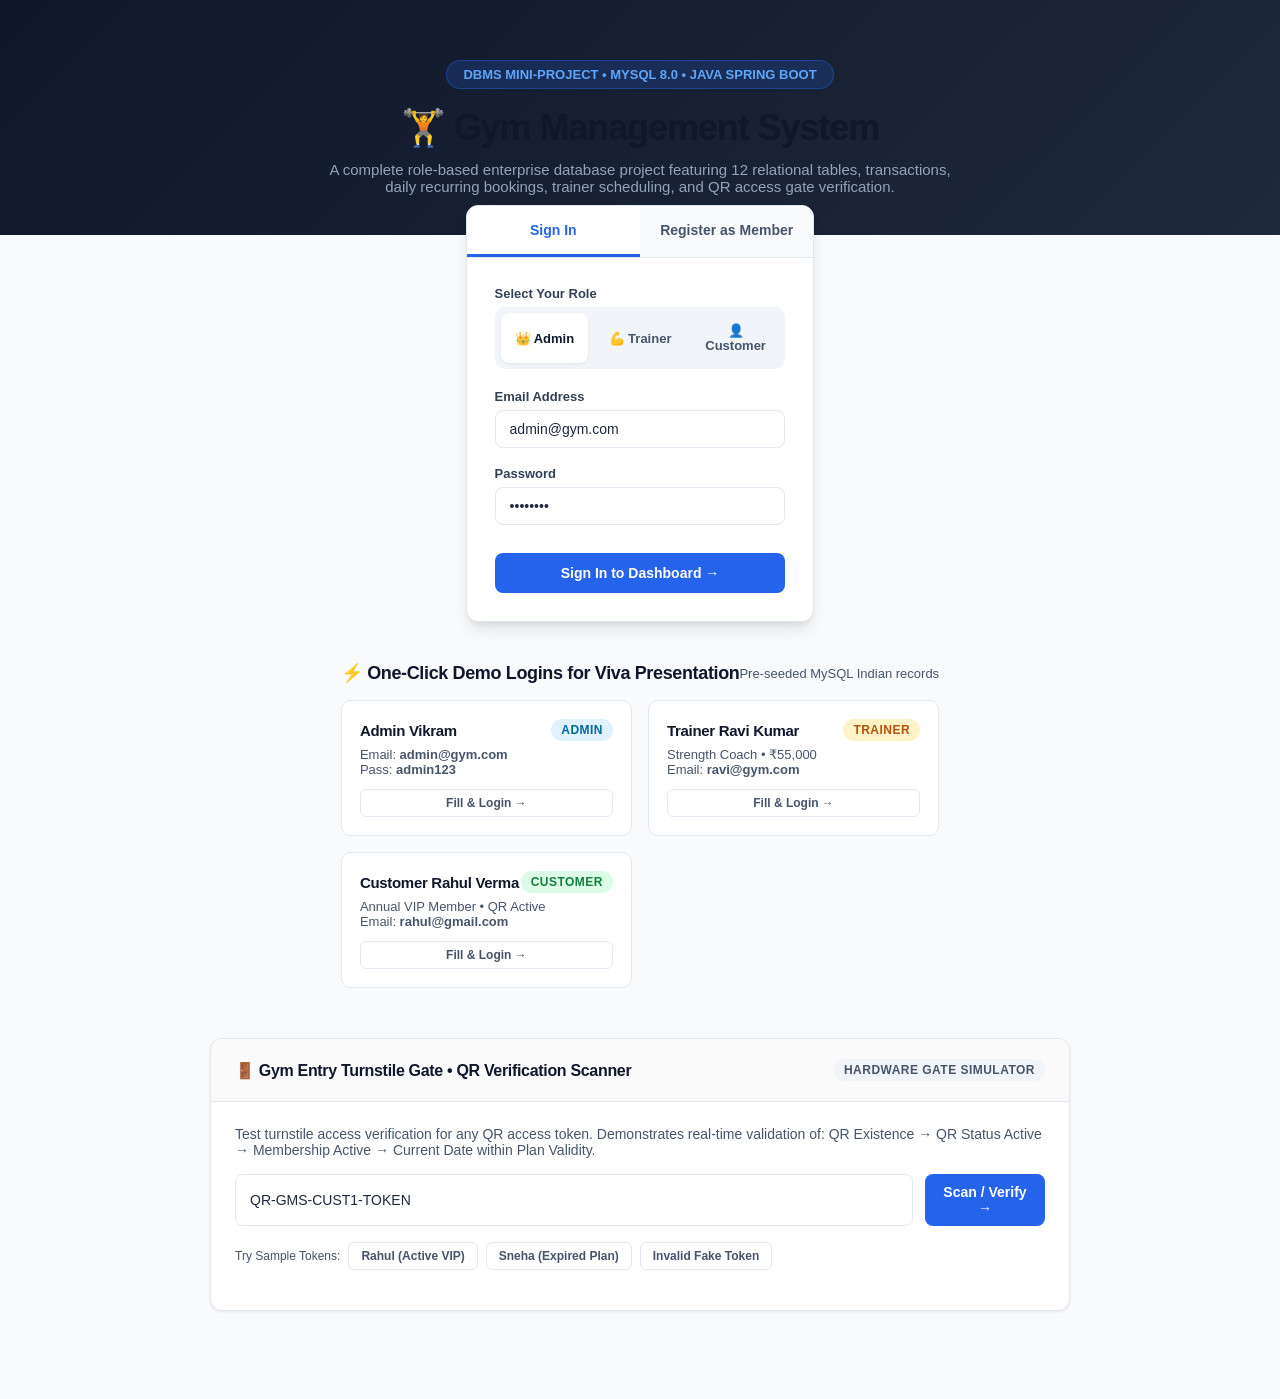
<file: gym-management-system/frontend/index.html>
<!DOCTYPE html>
<html lang="en">
<head>
    <meta charset="UTF-8">
    <meta name="viewport" content="width=device-width, initial-scale=1.0">
    <title>Gym Management System - DBMS Mini-Project</title>
    <link rel="stylesheet" href="css/style.css">
    <style>
        .landing-hero {
            background: linear-gradient(135deg, #0f172a 0%, #1e293b 100%);
            color: white;
            padding: 60px 20px 40px;
            text-align: center;
        }
        .hero-title {
            font-size: 36px;
            font-weight: 800;
            margin-bottom: 12px;
            letter-spacing: -0.03em;
        }
        .hero-badge {
            display: inline-block;
            background: rgba(37, 99, 235, 0.2);
            border: 1px solid rgba(37, 99, 235, 0.4);
            color: #60a5fa;
            padding: 6px 16px;
            border-radius: 9999px;
            font-size: 13px;
            font-weight: 600;
            margin-bottom: 18px;
            text-transform: uppercase;
        }
        .auth-container {
            max-width: 480px;
            margin: -30px auto 40px;
            background: white;
            border-radius: var(--radius);
            box-shadow: var(--shadow-lg);
            border: 1px solid var(--slate-border);
            overflow: hidden;
        }
        .auth-tabs {
            display: flex;
            background: #f8fafc;
            border-bottom: 1px solid var(--slate-border);
        }
        .auth-tab {
            flex: 1;
            padding: 16px;
            text-align: center;
            font-weight: 600;
            font-size: 14px;
            color: var(--slate);
            cursor: pointer;
            transition: var(--transition);
        }
        .auth-tab.active {
            background: white;
            color: var(--primary);
            border-bottom: 3px solid var(--primary);
        }
        .role-selector {
            display: flex;
            gap: 8px;
            margin-bottom: 20px;
            background: #f1f5f9;
            padding: 6px;
            border-radius: 10px;
        }
        .role-btn {
            flex: 1;
            padding: 10px;
            border: none;
            background: transparent;
            border-radius: 8px;
            font-size: 13px;
            font-weight: 600;
            color: var(--slate);
            cursor: pointer;
            transition: var(--transition);
        }
        .role-btn.active {
            background: white;
            color: var(--dark);
            box-shadow: var(--shadow-sm);
        }
        .quick-demo-box {
            max-width: 900px;
            margin: 0 auto 50px;
            padding: 0 20px;
        }
        .demo-roles-grid {
            display: grid;
            grid-template-columns: repeat(auto-fit, minmax(260px, 1fr));
            gap: 16px;
            margin-top: 16px;
        }
        .demo-card {
            background: white;
            border: 1px solid var(--slate-border);
            border-radius: 10px;
            padding: 18px;
            text-align: left;
            transition: var(--transition);
        }
        .demo-card:hover {
            border-color: var(--primary);
            box-shadow: var(--shadow-md);
        }
        .demo-card h4 {
            font-size: 15px;
            margin-bottom: 6px;
            display: flex;
            align-items: center;
            justify-content: space-between;
        }
        .demo-card p {
            font-size: 13px;
            color: var(--slate);
            margin-bottom: 12px;
        }
    </style>
</head>
<body>

    <!-- Landing Banner -->
    <div class="landing-hero">
        <span class="hero-badge">DBMS Mini-Project &bull; MySQL 8.0 &bull; Java Spring Boot</span>
        <h1 class="hero-title">&#127947;&#65039; Gym Management System</h1>
        <p style="color: #94a3b8; max-width: 650px; margin: 0 auto; font-size: 15px;">
            A complete role-based enterprise database project featuring 12 relational tables, transactions, daily recurring bookings, trainer scheduling, and QR access gate verification.
        </p>
    </div>

    <!-- Login / Registration Card -->
    <div class="auth-container">
        <div class="auth-tabs">
            <div class="auth-tab active" onclick="switchAuthTab('login')">Sign In</div>
            <div class="auth-tab" onclick="switchAuthTab('register')">Register as Member</div>
        </div>

        <div style="padding: 28px;">
            <!-- LOGIN FORM -->
            <div id="login-section">
                <label class="form-label">Select Your Role</label>
                <div class="role-selector">
                    <button type="button" class="role-btn active" id="role-admin" onclick="selectRole('ADMIN')">&#128081; Admin</button>
                    <button type="button" class="role-btn" id="role-trainer" onclick="selectRole('TRAINER')">&#128170; Trainer</button>
                    <button type="button" class="role-btn" id="role-customer" onclick="selectRole('CUSTOMER')">&#128100; Customer</button>
                </div>

                <form id="loginForm" onsubmit="handleLogin(event)">
                    <div class="form-group">
                        <label class="form-label">Email Address</label>
                        <input type="email" id="loginEmail" class="form-control" placeholder="admin@gym.com" required value="admin@gym.com">
                    </div>
                    <div class="form-group">
                        <label class="form-label">Password</label>
                        <input type="password" id="loginPassword" class="form-control" placeholder="••••••••" required value="admin123">
                    </div>
                    <button type="submit" class="btn btn-primary" style="width: 100%; margin-top: 10px; padding: 12px;">
                        Sign In to Dashboard &rarr;
                    </button>
                </form>
            </div>

            <!-- REGISTRATION FORM -->
            <div id="register-section" style="display: none;">
                <form id="registerForm" onsubmit="handleRegister(event)">
                    <div class="form-group">
                        <label class="form-label">Full Name</label>
                        <input type="text" id="regName" class="form-control" placeholder="e.g. Ramesh Chandra" required>
                    </div>
                    <div class="form-group">
                        <label class="form-label">Email Address</label>
                        <input type="email" id="regEmail" class="form-control" placeholder="ramesh@gmail.com" required>
                    </div>
                    <div class="form-group">
                        <label class="form-label">Password</label>
                        <input type="password" id="regPassword" class="form-control" placeholder="Create a secure password" required>
                    </div>
                    <div class="form-group">
                        <label class="form-label">Phone Number</label>
                        <input type="tel" id="regPhone" class="form-control" placeholder="9876543210" required>
                    </div>
                    <div class="form-group">
                        <label class="form-label">Address</label>
                        <input type="text" id="regAddress" class="form-control" placeholder="Street, Locality, City" required>
                    </div>
                    <button type="submit" class="btn btn-success" style="width: 100%; margin-top: 10px; padding: 12px;">
                        Complete Registration &rarr;
                    </button>
                </form>
            </div>
        </div>
    </div>

    <!-- Quick Demo Accounts for College Evaluation Viva -->
    <div class="quick-demo-box">
        <div style="display: flex; align-items: center; justify-content: space-between;">
            <h3 style="font-size: 18px;">&#9889; One-Click Demo Logins for Viva Presentation</h3>
            <span style="font-size: 13px; color: var(--slate);">Pre-seeded MySQL Indian records</span>
        </div>
        <div class="demo-roles-grid">
            <div class="demo-card">
                <h4>Admin Vikram <span class="badge badge-info">Admin</span></h4>
                <p>Email: <b>admin@gym.com</b><br>Pass: <b>admin123</b></p>
                <button class="btn btn-sm btn-outline" style="width:100%" onclick="quickFill('admin@gym.com', 'admin123', 'ADMIN')">
                    Fill &amp; Login &rarr;
                </button>
            </div>
            <div class="demo-card">
                <h4>Trainer Ravi Kumar <span class="badge badge-warning">Trainer</span></h4>
                <p>Strength Coach &bull; &#8377;55,000<br>Email: <b>ravi@gym.com</b></p>
                <button class="btn btn-sm btn-outline" style="width:100%" onclick="quickFill('ravi@gym.com', 'trainer123', 'TRAINER')">
                    Fill &amp; Login &rarr;
                </button>
            </div>
            <div class="demo-card">
                <h4>Customer Rahul Verma <span class="badge badge-success">Customer</span></h4>
                <p>Annual VIP Member &bull; QR Active<br>Email: <b>rahul@gmail.com</b></p>
                <button class="btn btn-sm btn-outline" style="width:100%" onclick="quickFill('rahul@gmail.com', 'customer123', 'CUSTOMER')">
                    Fill &amp; Login &rarr;
                </button>
            </div>
        </div>
    </div>

    <!-- Live QR Entry Gate Scanner Simulator -->
    <div style="max-width: 900px; margin: 0 auto 60px; padding: 0 20px;">
        <div class="card">
            <div class="card-header">
                <h2>&#128682; Gym Entry Turnstile Gate &bull; QR Verification Scanner</h2>
                <span class="badge badge-secondary">Hardware Gate Simulator</span>
            </div>
            <div class="card-body">
                <p style="font-size: 14px; color: var(--slate); margin-bottom: 16px;">
                    Test turnstile access verification for any QR access token. Demonstrates real-time validation of: QR Existence &rarr; QR Status Active &rarr; Membership Active &rarr; Current Date within Plan Validity.
                </p>
                <div style="display: flex; gap: 12px; margin-bottom: 16px;">
                    <input type="text" id="gateScanInput" class="form-control" placeholder="Enter QR Token e.g. QR-GMS-CUST1-TOKEN" value="QR-GMS-CUST1-TOKEN">
                    <button class="btn btn-primary" onclick="simulateGateScan()">Scan / Verify &rarr;</button>
                </div>
                <div style="display: flex; gap: 8px; flex-wrap: wrap; margin-bottom: 16px;">
                    <span style="font-size: 12px; color: var(--slate); align-self: center;">Try Sample Tokens:</span>
                    <button class="btn btn-sm btn-outline" onclick="setToken('QR-GMS-CUST1-TOKEN')">Rahul (Active VIP)</button>
                    <button class="btn btn-sm btn-outline" onclick="setToken('QR-GMS-CUST6-TOKEN')">Sneha (Expired Plan)</button>
                    <button class="btn btn-sm btn-outline" onclick="setToken('INVALID-TEST-TOKEN')">Invalid Fake Token</button>
                </div>

                <div id="gateResultDisplay" class="gate-screen" style="display: none;">
                    <!-- Injected via JS -->
                </div>
            </div>
        </div>
    </div>

    <!-- Scripts -->
    <script src="js/api.js"></script>
    <script>
        let currentRole = 'ADMIN';

        function selectRole(role) {
            currentRole = role;
            document.querySelectorAll('.role-btn').forEach(b => b.classList.remove('active'));
            document.getElementById('role-' + role.toLowerCase()).classList.add('active');

            const emailInput = document.getElementById('loginEmail');
            const passInput = document.getElementById('loginPassword');

            if (role === 'ADMIN') {
                emailInput.value = 'admin@gym.com';
                passInput.value = 'admin123';
            } else if (role === 'TRAINER') {
                emailInput.value = 'ravi@gym.com';
                passInput.value = 'trainer123';
            } else {
                emailInput.value = 'rahul@gmail.com';
                passInput.value = 'customer123';
            }
        }

        function switchAuthTab(tab) {
            document.querySelectorAll('.auth-tab').forEach(t => t.classList.remove('active'));
            if (tab === 'login') {
                document.querySelectorAll('.auth-tab')[0].classList.add('active');
                document.getElementById('login-section').style.display = 'block';
                document.getElementById('register-section').style.display = 'none';
            } else {
                document.querySelectorAll('.auth-tab')[1].classList.add('active');
                document.getElementById('login-section').style.display = 'none';
                document.getElementById('register-section').style.display = 'block';
            }
        }

        function quickFill(email, pwd, role) {
            selectRole(role);
            document.getElementById('loginEmail').value = email;
            document.getElementById('loginPassword').value = pwd;
            handleLogin(new Event('submit'));
        }

        async function handleLogin(e) {
            if (e) e.preventDefault();
            const email = document.getElementById('loginEmail').value;
            const password = document.getElementById('loginPassword').value;

            try {
                const res = await GymAPI.login(email, password, currentRole);
                if (res.success) {
                    GymAPI.setUser({
                        userId: res.userId,
                        name: res.name,
                        email: res.email,
                        role: res.role
                    });
                    showToast('Login successful! Redirecting...', 'success');

                    setTimeout(() => {
                        if (res.role === 'ADMIN') window.location.href = 'admin.html';
                        else if (res.role === 'TRAINER') window.location.href = 'trainer.html';
                        else window.location.href = 'customer.html';
                    }, 600);
                }
            } catch (err) {
                showToast(err.message, 'error');
            }
        }

        async function handleRegister(e) {
            e.preventDefault();
            const name = document.getElementById('regName').value;
            const email = document.getElementById('regEmail').value;
            const password = document.getElementById('regPassword').value;
            const phone = document.getElementById('regPhone').value;
            const address = document.getElementById('regAddress').value;

            try {
                const res = await GymAPI.register(name, email, password, phone, address);
                showToast(res.message, 'success');
                switchAuthTab('login');
                selectRole('CUSTOMER');
                document.getElementById('loginEmail').value = email;
                document.getElementById('loginPassword').value = password;
            } catch (err) {
                showToast(err.message, 'error');
            }
        }

        function setToken(tok) {
            document.getElementById('gateScanInput').value = tok;
            simulateGateScan();
        }

        async function simulateGateScan() {
            const token = document.getElementById('gateScanInput').value.trim();
            const disp = document.getElementById('gateResultDisplay');
            disp.style.display = 'flex';

            try {
                const res = await GymAPI.verifyQrAccess(token);
                if (res.granted) {
                    disp.innerHTML = `
                        <div class="gate-status-text granted">&#10004; ACCESS GRANTED</div>
                        <p style="color: #6ee7b7; margin-top: 8px; font-size: 15px;">${res.message}</p>
                        <p style="color: #cbd5e1; font-size: 13px; margin-top: 4px;">
                            Member: <b>${res.customerName}</b> &bull; Plan: <b>${res.planName}</b> &bull; Valid Until: <b>${res.validUntil}</b>
                        </p>
                    `;
                } else {
                    disp.innerHTML = `
                        <div class="gate-status-text denied">&#10008; ACCESS DENIED</div>
                        <p style="color: #fca5a5; margin-top: 8px; font-size: 15px;">${res.message}</p>
                    `;
                }
            } catch (err) {
                disp.innerHTML = `
                    <div class="gate-status-text denied">&#10008; SCAN ERROR</div>
                    <p style="color: #fca5a5; margin-top: 8px;">${err.message}</p>
                `;
            }
        }
    </script>
</body>
</html>
</file>
<file: gym-management-system/frontend/css/style.css>
/* ==========================================================================
   GYM MANAGEMENT SYSTEM - MODERN RESPONSIVE STYLESHEET
   DBMS Mini-Project UI
   ========================================================================== */

:root {
    --primary: #2563eb;
    --primary-hover: #1d4ed8;
    --primary-light: #eff6ff;
    --accent: #10b981;
    --accent-hover: #059669;
    --danger: #ef4444;
    --warning: #f59e0b;
    --dark: #0f172a;
    --dark-surface: #1e293b;
    --slate: #475569;
    --slate-light: #f1f5f9;
    --slate-border: #e2e8f0;
    --white: #ffffff;
    --sidebar-width: 260px;
    --transition: all 0.25s ease-in-out;
    --shadow-sm: 0 1px 3px rgba(0,0,0,0.08);
    --shadow-md: 0 4px 6px -1px rgba(0,0,0,0.1), 0 2px 4px -2px rgba(0,0,0,0.1);
    --shadow-lg: 0 10px 15px -3px rgba(0,0,0,0.1), 0 4px 6px -4px rgba(0,0,0,0.1);
    --radius: 12px;
}

* {
    margin: 0;
    padding: 0;
    box-sizing: border-box;
    font-family: 'Segoe UI', -apple-system, BlinkMacSystemFont, Roboto, Helvetica, Arial, sans-serif;
}

body {
    background-color: #f8fafc;
    color: #1e293b;
    min-height: 100vh;
    display: flex;
    flex-direction: column;
}

/* Typography */
h1, h2, h3, h4, h5, h6 {
    font-weight: 700;
    color: var(--dark);
    letter-spacing: -0.02em;
}

a {
    text-decoration: none;
    color: inherit;
}

/* App Layout */
.app-container {
    display: flex;
    min-height: 100vh;
}

/* Sidebar Navigation */
.sidebar {
    width: var(--sidebar-width);
    background: linear-gradient(180deg, #0f172a 0%, #1e293b 100%);
    color: #f8fafc;
    display: flex;
    flex-direction: column;
    position: fixed;
    top: 0;
    bottom: 0;
    left: 0;
    z-index: 100;
    box-shadow: 4px 0 10px rgba(0,0,0,0.05);
}

.sidebar-header {
    padding: 24px 20px;
    display: flex;
    align-items: center;
    gap: 12px;
    border-bottom: 1px solid rgba(255,255,255,0.08);
}

.logo-badge {
    background: linear-gradient(135deg, #2563eb, #10b981);
    color: white;
    width: 42px;
    height: 42px;
    border-radius: 10px;
    display: flex;
    align-items: center;
    justify-content: center;
    font-size: 20px;
    font-weight: bold;
    box-shadow: 0 4px 10px rgba(37,99,235,0.3);
}

.brand-text h2 {
    color: white;
    font-size: 17px;
    line-height: 1.2;
}

.brand-text span {
    font-size: 11px;
    color: #94a3b8;
    text-transform: uppercase;
    letter-spacing: 0.08em;
}

.sidebar-menu {
    flex: 1;
    padding: 20px 12px;
    overflow-y: auto;
    list-style: none;
    display: flex;
    flex-direction: column;
    gap: 6px;
}

.sidebar-menu li a {
    display: flex;
    align-items: center;
    gap: 12px;
    padding: 12px 16px;
    color: #cbd5e1;
    font-size: 14px;
    font-weight: 500;
    border-radius: 8px;
    transition: var(--transition);
}

.sidebar-menu li a:hover {
    background: rgba(255,255,255,0.06);
    color: white;
}

.sidebar-menu li.active a {
    background: var(--primary);
    color: white;
    box-shadow: 0 4px 12px rgba(37,99,235,0.35);
}

.sidebar-footer {
    padding: 16px 20px;
    border-top: 1px solid rgba(255,255,255,0.08);
    display: flex;
    align-items: center;
    justify-content: space-between;
}

.user-profile-mini {
    display: flex;
    align-items: center;
    gap: 10px;
}

.avatar {
    width: 36px;
    height: 36px;
    border-radius: 50%;
    background: #334155;
    color: #38bdf8;
    display: flex;
    align-items: center;
    justify-content: center;
    font-weight: bold;
    font-size: 14px;
}

.user-info-text {
    line-height: 1.2;
}

.user-info-text .name {
    font-size: 13px;
    font-weight: 600;
    color: white;
}

.user-info-text .role {
    font-size: 11px;
    color: #94a3b8;
}

/* Main Content Area */
.main-wrapper {
    margin-left: var(--sidebar-width);
    flex: 1;
    display: flex;
    flex-direction: column;
    min-height: 100vh;
}

.top-navbar {
    height: 70px;
    background: white;
    border-bottom: 1px solid var(--slate-border);
    padding: 0 32px;
    display: flex;
    align-items: center;
    justify-content: space-between;
    position: sticky;
    top: 0;
    z-index: 90;
}

.page-title h1 {
    font-size: 20px;
    font-weight: 700;
}

.top-nav-actions {
    display: flex;
    align-items: center;
    gap: 16px;
}

.content-body {
    padding: 32px;
    flex: 1;
}

/* Tab Panels */
.tab-panel {
    display: none;
    animation: fadeIn 0.3s ease;
}

.tab-panel.active {
    display: block;
}

@keyframes fadeIn {
    from { opacity: 0; transform: translateY(6px); }
    to { opacity: 1; transform: translateY(0); }
}

/* Dashboard Statistics Cards Grid */
.stats-grid {
    display: grid;
    grid-template-columns: repeat(auto-fit, minmax(220px, 1fr));
    gap: 20px;
    margin-bottom: 28px;
}

.stat-card {
    background: white;
    border: 1px solid var(--slate-border);
    border-radius: var(--radius);
    padding: 22px;
    box-shadow: var(--shadow-sm);
    display: flex;
    align-items: center;
    gap: 18px;
    transition: var(--transition);
}

.stat-card:hover {
    transform: translateY(-3px);
    box-shadow: var(--shadow-md);
    border-color: #cbd5e1;
}

.stat-icon {
    width: 52px;
    height: 52px;
    border-radius: 12px;
    display: flex;
    align-items: center;
    justify-content: center;
    font-size: 24px;
}

.stat-icon.blue { background: #eff6ff; color: #2563eb; }
.stat-icon.green { background: #ecfdf5; color: #10b981; }
.stat-icon.purple { background: #f5f3ff; color: #8b5cf6; }
.stat-icon.amber { background: #fffbeb; color: #f59e0b; }
.stat-icon.rose { background: #fff1f2; color: #f43f5e; }

.stat-details h3 {
    font-size: 26px;
    font-weight: 700;
    color: var(--dark);
    line-height: 1.1;
}

.stat-details p {
    font-size: 13px;
    color: var(--slate);
    margin-top: 4px;
}

/* Content Cards & Containers */
.card {
    background: white;
    border: 1px solid var(--slate-border);
    border-radius: var(--radius);
    box-shadow: var(--shadow-sm);
    margin-bottom: 28px;
    overflow: hidden;
}

.card-header {
    padding: 20px 24px;
    border-bottom: 1px solid var(--slate-border);
    display: flex;
    align-items: center;
    justify-content: space-between;
    background: #fafafa;
}

.card-header h2 {
    font-size: 16px;
    font-weight: 700;
}

.card-body {
    padding: 24px;
}

/* Tables */
.table-responsive {
    overflow-x: auto;
}

.custom-table {
    width: 100%;
    border-collapse: collapse;
    font-size: 14px;
    text-align: left;
}

.custom-table th {
    background: #f8fafc;
    color: #475569;
    font-weight: 600;
    padding: 14px 16px;
    border-bottom: 2px solid var(--slate-border);
    white-space: nowrap;
}

.custom-table td {
    padding: 14px 16px;
    border-bottom: 1px solid var(--slate-border);
    color: #334155;
    vertical-align: middle;
}

.custom-table tr:hover td {
    background-color: #f8fafc;
}

/* Status Badges */
.badge {
    display: inline-flex;
    align-items: center;
    gap: 4px;
    padding: 4px 10px;
    border-radius: 9999px;
    font-size: 12px;
    font-weight: 600;
    text-transform: uppercase;
    letter-spacing: 0.04em;
}

.badge-success { background: #dcfce7; color: #15803d; }
.badge-warning { background: #fef3c7; color: #b45309; }
.badge-danger { background: #fee2e2; color: #b91c1c; }
.badge-info { background: #e0f2fe; color: #0369a1; }
.badge-secondary { background: #f1f5f9; color: #475569; }

/* Buttons */
.btn {
    display: inline-flex;
    align-items: center;
    justify-content: center;
    gap: 8px;
    padding: 10px 18px;
    font-size: 14px;
    font-weight: 600;
    border-radius: 8px;
    border: none;
    cursor: pointer;
    transition: var(--transition);
    text-align: center;
}

.btn-primary {
    background: var(--primary);
    color: white;
}
.btn-primary:hover {
    background: var(--primary-hover);
    box-shadow: 0 4px 10px rgba(37,99,235,0.25);
}

.btn-success {
    background: var(--accent);
    color: white;
}
.btn-success:hover {
    background: var(--accent-hover);
    box-shadow: 0 4px 10px rgba(16,185,129,0.25);
}

.btn-danger {
    background: var(--danger);
    color: white;
}
.btn-danger:hover {
    background: #dc2626;
}

.btn-outline {
    background: transparent;
    border: 1px solid var(--slate-border);
    color: var(--slate);
}
.btn-outline:hover {
    background: var(--slate-light);
    color: var(--dark);
}

.btn-sm {
    padding: 6px 12px;
    font-size: 12px;
    border-radius: 6px;
}

/* Forms */
.form-group {
    margin-bottom: 18px;
}

.form-label {
    display: block;
    font-size: 13px;
    font-weight: 600;
    color: #334155;
    margin-bottom: 6px;
}

.form-control {
    width: 100%;
    padding: 10px 14px;
    border: 1px solid var(--slate-border);
    border-radius: 8px;
    font-size: 14px;
    color: #1e293b;
    background: white;
    transition: var(--transition);
}

.form-control:focus {
    outline: none;
    border-color: var(--primary);
    box-shadow: 0 0 0 3px rgba(37,99,235,0.15);
}

.form-row {
    display: grid;
    grid-template-columns: repeat(auto-fit, minmax(200px, 1fr));
    gap: 16px;
}

/* Modals */
.modal-overlay {
    position: fixed;
    top: 0;
    left: 0;
    right: 0;
    bottom: 0;
    background: rgba(15, 23, 42, 0.6);
    backdrop-filter: blur(4px);
    display: none;
    align-items: center;
    justify-content: center;
    z-index: 1000;
    padding: 20px;
}

.modal-overlay.active {
    display: flex;
}

.modal-box {
    background: white;
    border-radius: var(--radius);
    max-width: 580px;
    width: 100%;
    box-shadow: var(--shadow-lg);
    overflow: hidden;
    animation: modalPop 0.25s ease;
}

@keyframes modalPop {
    from { transform: scale(0.92); opacity: 0; }
    to { transform: scale(1); opacity: 1; }
}

.modal-header {
    padding: 20px 24px;
    border-bottom: 1px solid var(--slate-border);
    display: flex;
    align-items: center;
    justify-content: space-between;
}

.modal-header h3 {
    font-size: 18px;
}

.modal-close {
    background: transparent;
    border: none;
    font-size: 22px;
    cursor: pointer;
    color: #94a3b8;
}
.modal-close:hover { color: var(--dark); }

.modal-body {
    padding: 24px;
    max-height: 75vh;
    overflow-y: auto;
}

.modal-footer {
    padding: 16px 24px;
    border-top: 1px solid var(--slate-border);
    background: #f8fafc;
    display: flex;
    align-items: center;
    justify-content: flex-end;
    gap: 12px;
}

/* QR Code & Access Badge Displays */
.qr-card-container {
    display: flex;
    flex-direction: column;
    align-items: center;
    padding: 30px;
    background: linear-gradient(145deg, #ffffff 0%, #f8fafc 100%);
    border-radius: 16px;
    border: 2px dashed #cbd5e1;
    text-align: center;
}

.qr-box {
    background: white;
    padding: 18px;
    border-radius: 12px;
    box-shadow: var(--shadow-md);
    margin: 16px 0;
    display: inline-block;
}

.qr-token-text {
    font-family: monospace;
    font-size: 13px;
    background: #e2e8f0;
    padding: 6px 12px;
    border-radius: 6px;
    letter-spacing: 0.05em;
    color: #0f172a;
    margin: 10px 0;
    display: inline-block;
}

/* Gate Simulator Box */
.gate-scanner-box {
    background: #0f172a;
    color: white;
    border-radius: var(--radius);
    padding: 24px;
    margin-bottom: 24px;
}

.gate-screen {
    background: #000;
    border: 2px solid #334155;
    border-radius: 8px;
    padding: 20px;
    text-align: center;
    margin: 16px 0;
    min-height: 120px;
    display: flex;
    flex-direction: column;
    align-items: center;
    justify-content: center;
}

.gate-status-text {
    font-size: 24px;
    font-weight: 800;
    letter-spacing: 0.08em;
}

.gate-status-text.granted {
    color: #10b981;
    text-shadow: 0 0 12px rgba(16,185,129,0.5);
}

.gate-status-text.denied {
    color: #ef4444;
    text-shadow: 0 0 12px rgba(239,68,68,0.5);
}

/* Plan Selection Cards */
.plan-grid {
    display: grid;
    grid-template-columns: repeat(auto-fit, minmax(220px, 1fr));
    gap: 20px;
    margin: 20px 0;
}

.plan-card {
    border: 2px solid var(--slate-border);
    border-radius: var(--radius);
    padding: 24px;
    text-align: center;
    background: white;
    cursor: pointer;
    transition: var(--transition);
}

.plan-card:hover {
    border-color: var(--primary);
    transform: translateY(-4px);
    box-shadow: var(--shadow-md);
}

.plan-card.selected {
    border-color: var(--primary);
    background: #f0f7ff;
}

.plan-card .price {
    font-size: 28px;
    font-weight: 800;
    color: var(--primary);
    margin: 12px 0 6px 0;
}

/* Toast Notifications */
#toast-container {
    position: fixed;
    bottom: 24px;
    right: 24px;
    z-index: 9999;
    display: flex;
    flex-direction: column;
    gap: 10px;
}

.toast {
    padding: 14px 20px;
    border-radius: 8px;
    color: white;
    font-size: 14px;
    font-weight: 500;
    box-shadow: var(--shadow-lg);
    display: flex;
    align-items: center;
    gap: 12px;
    min-width: 280px;
    animation: toastIn 0.3s ease;
}

@keyframes toastIn {
    from { transform: translateX(100%); opacity: 0; }
    to { transform: translateX(0); opacity: 1; }
}

.toast.success { background: #10b981; }
.toast.error { background: #ef4444; }
.toast.info { background: #3b82f6; }

/* Responsive Adjustments */
@media (max-width: 900px) {
    .sidebar {
        width: 70px;
    }
    .sidebar-header .brand-text,
    .sidebar-menu li a span,
    .user-info-text {
        display: none;
    }
    .main-wrapper {
        margin-left: 70px;
    }
    .content-body {
        padding: 20px;
    }
}
</file>
